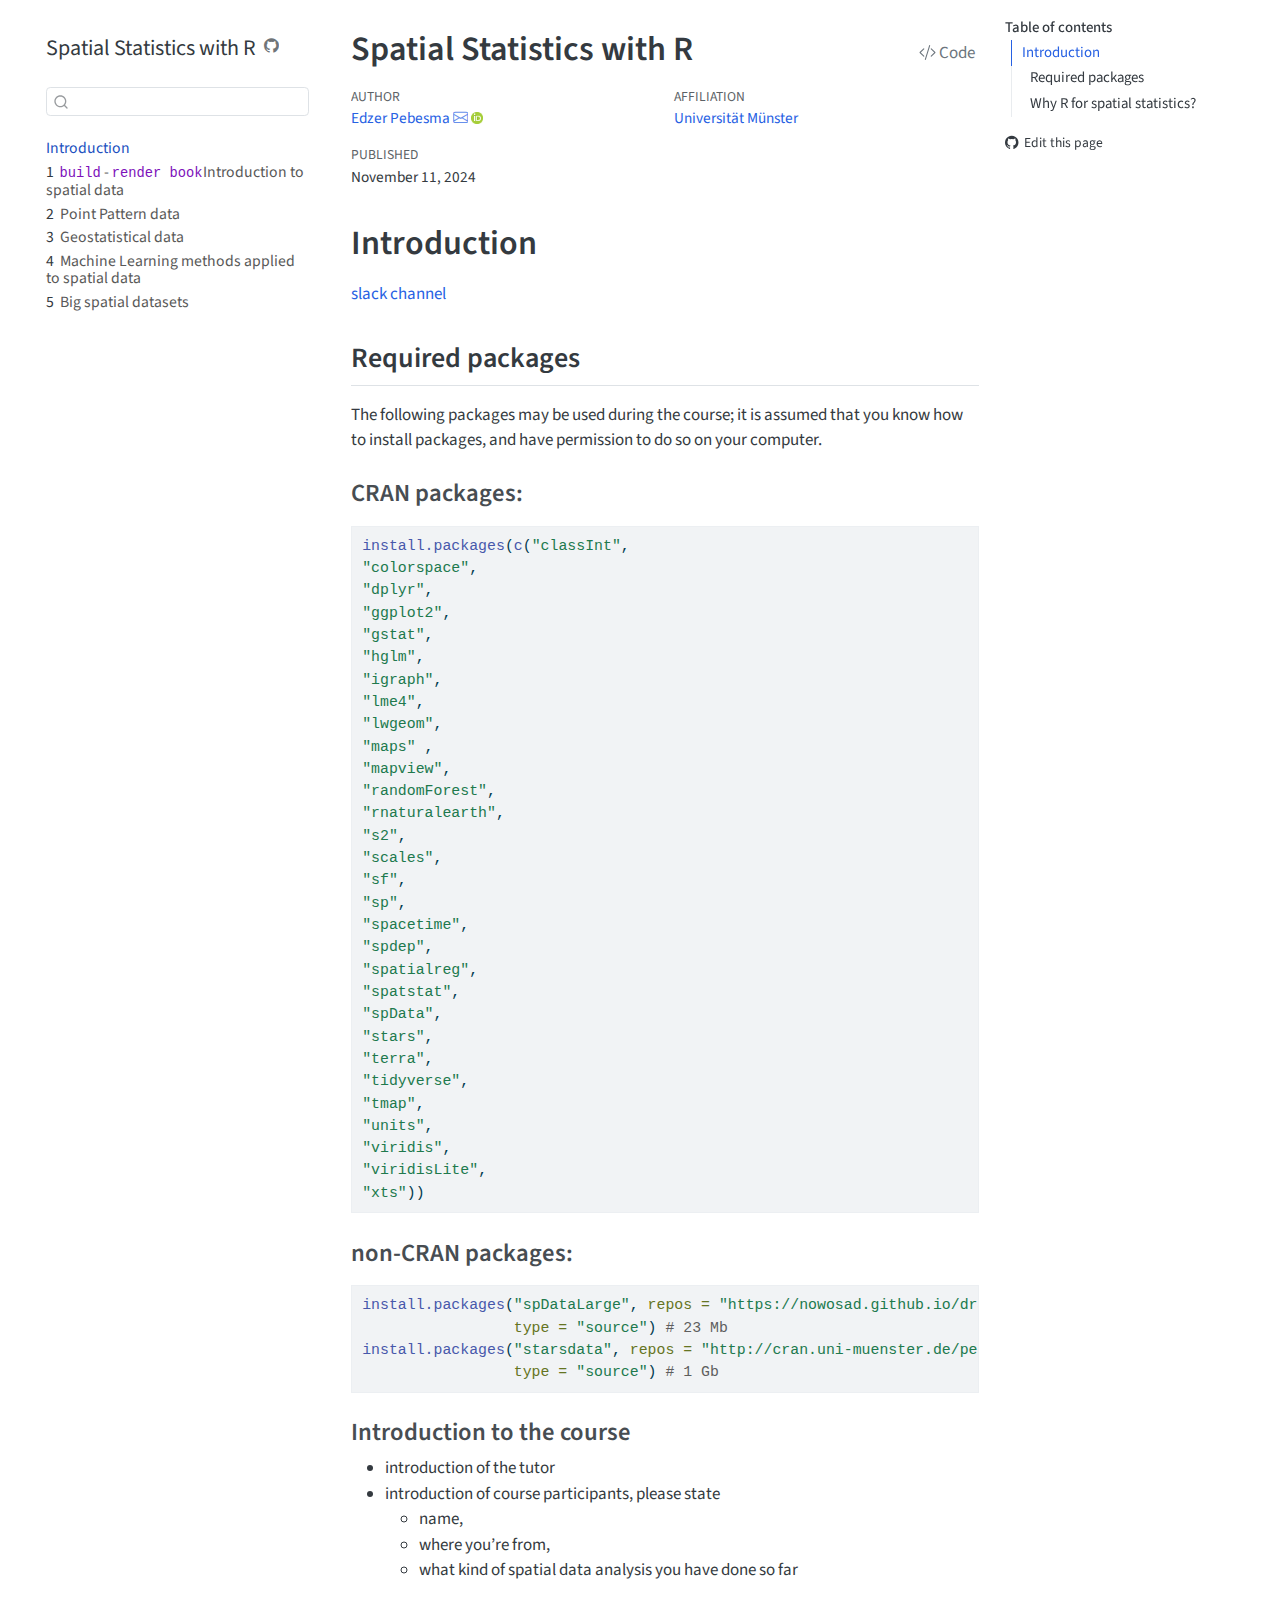
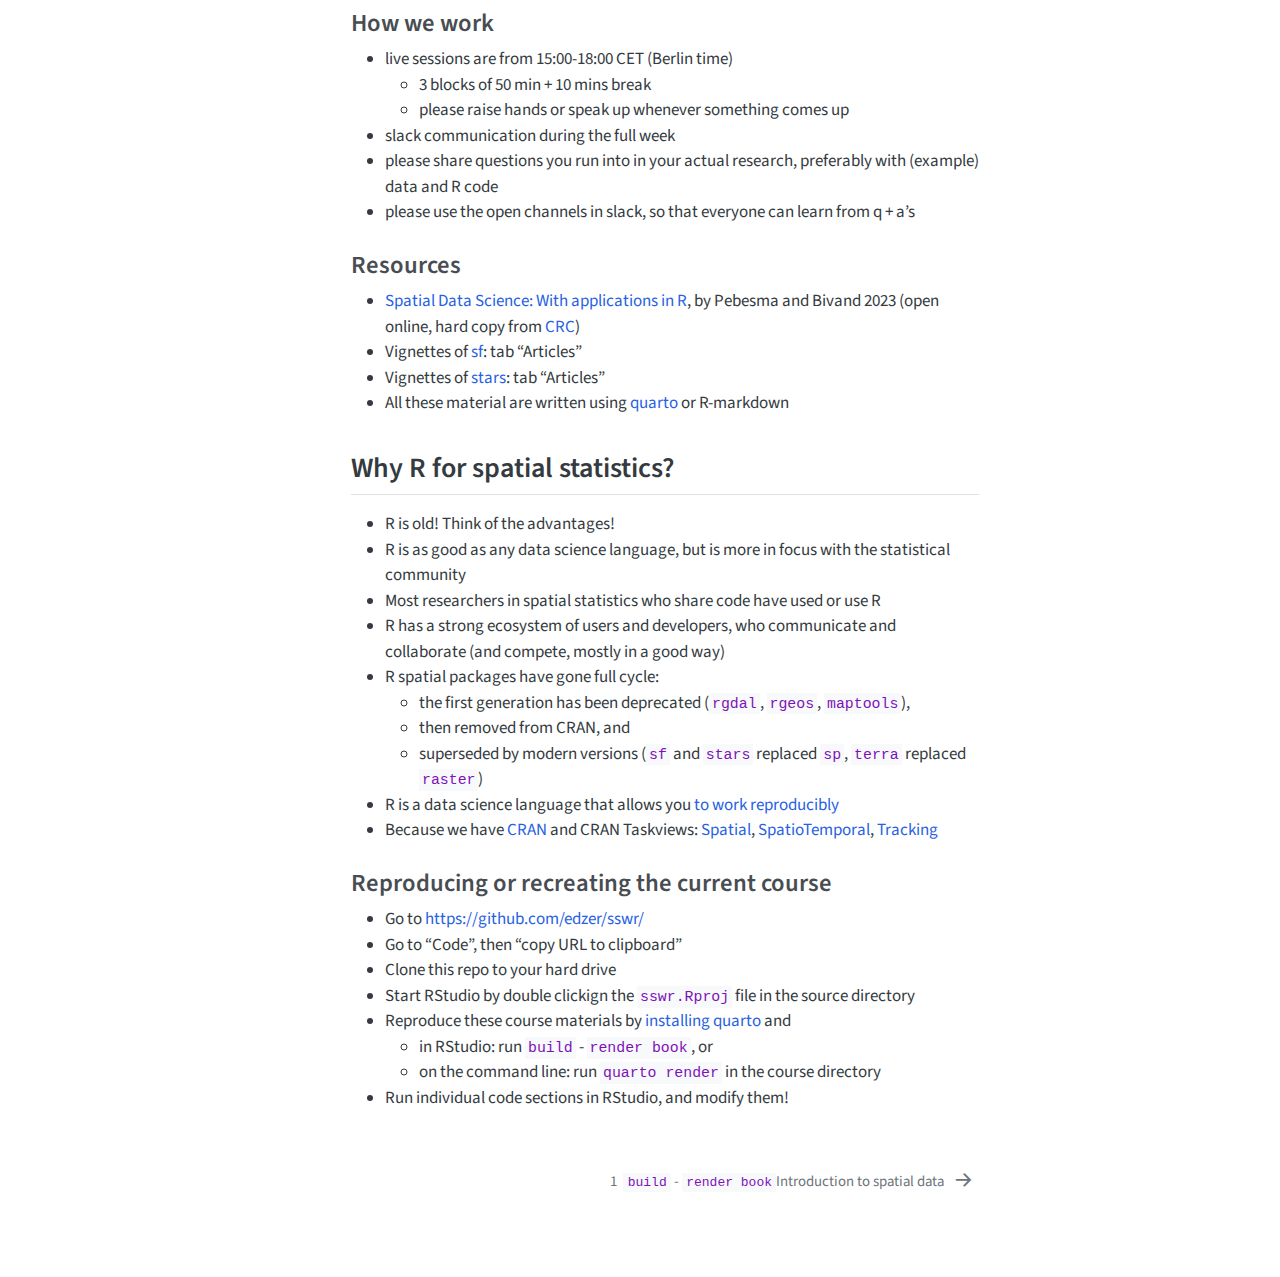
<file: _book/index.html>
<!DOCTYPE html>
<html xmlns="http://www.w3.org/1999/xhtml" lang="en" xml:lang="en"><head>

<meta charset="utf-8">
<meta name="generator" content="quarto-1.6.33">

<meta name="viewport" content="width=device-width, initial-scale=1.0, user-scalable=yes">

<meta name="author" content="Edzer Pebesma">
<meta name="dcterms.date" content="2024-11-11">

<title>Spatial Statistics with R</title>
<style>
code{white-space: pre-wrap;}
span.smallcaps{font-variant: small-caps;}
div.columns{display: flex; gap: min(4vw, 1.5em);}
div.column{flex: auto; overflow-x: auto;}
div.hanging-indent{margin-left: 1.5em; text-indent: -1.5em;}
ul.task-list{list-style: none;}
ul.task-list li input[type="checkbox"] {
  width: 0.8em;
  margin: 0 0.8em 0.2em -1em; /* quarto-specific, see https://github.com/quarto-dev/quarto-cli/issues/4556 */ 
  vertical-align: middle;
}
/* CSS for syntax highlighting */
pre > code.sourceCode { white-space: pre; position: relative; }
pre > code.sourceCode > span { line-height: 1.25; }
pre > code.sourceCode > span:empty { height: 1.2em; }
.sourceCode { overflow: visible; }
code.sourceCode > span { color: inherit; text-decoration: inherit; }
div.sourceCode { margin: 1em 0; }
pre.sourceCode { margin: 0; }
@media screen {
div.sourceCode { overflow: auto; }
}
@media print {
pre > code.sourceCode { white-space: pre-wrap; }
pre > code.sourceCode > span { display: inline-block; text-indent: -5em; padding-left: 5em; }
}
pre.numberSource code
  { counter-reset: source-line 0; }
pre.numberSource code > span
  { position: relative; left: -4em; counter-increment: source-line; }
pre.numberSource code > span > a:first-child::before
  { content: counter(source-line);
    position: relative; left: -1em; text-align: right; vertical-align: baseline;
    border: none; display: inline-block;
    -webkit-touch-callout: none; -webkit-user-select: none;
    -khtml-user-select: none; -moz-user-select: none;
    -ms-user-select: none; user-select: none;
    padding: 0 4px; width: 4em;
  }
pre.numberSource { margin-left: 3em;  padding-left: 4px; }
div.sourceCode
  {   }
@media screen {
pre > code.sourceCode > span > a:first-child::before { text-decoration: underline; }
}
</style>


<script src="site_libs/quarto-nav/quarto-nav.js"></script>
<script src="site_libs/quarto-nav/headroom.min.js"></script>
<script src="site_libs/clipboard/clipboard.min.js"></script>
<script src="site_libs/quarto-search/autocomplete.umd.js"></script>
<script src="site_libs/quarto-search/fuse.min.js"></script>
<script src="site_libs/quarto-search/quarto-search.js"></script>
<meta name="quarto:offset" content="./">
<link href="./day1.html" rel="next">
<script src="site_libs/quarto-html/quarto.js"></script>
<script src="site_libs/quarto-html/popper.min.js"></script>
<script src="site_libs/quarto-html/tippy.umd.min.js"></script>
<script src="site_libs/quarto-html/anchor.min.js"></script>
<link href="site_libs/quarto-html/tippy.css" rel="stylesheet">
<link href="site_libs/quarto-html/quarto-syntax-highlighting-07ba0ad10f5680c660e360ac31d2f3b6.css" rel="stylesheet" id="quarto-text-highlighting-styles">
<script src="site_libs/bootstrap/bootstrap.min.js"></script>
<link href="site_libs/bootstrap/bootstrap-icons.css" rel="stylesheet">
<link href="site_libs/bootstrap/bootstrap-de753399e94bc53111f24ed585260d9a.min.css" rel="stylesheet" append-hash="true" id="quarto-bootstrap" data-mode="light">
<script id="quarto-search-options" type="application/json">{
  "location": "sidebar",
  "copy-button": false,
  "collapse-after": 3,
  "panel-placement": "start",
  "type": "textbox",
  "limit": 50,
  "keyboard-shortcut": [
    "f",
    "/",
    "s"
  ],
  "show-item-context": false,
  "language": {
    "search-no-results-text": "No results",
    "search-matching-documents-text": "matching documents",
    "search-copy-link-title": "Copy link to search",
    "search-hide-matches-text": "Hide additional matches",
    "search-more-match-text": "more match in this document",
    "search-more-matches-text": "more matches in this document",
    "search-clear-button-title": "Clear",
    "search-text-placeholder": "",
    "search-detached-cancel-button-title": "Cancel",
    "search-submit-button-title": "Submit",
    "search-label": "Search"
  }
}</script>


</head>

<body class="nav-sidebar floating">

<div id="quarto-search-results"></div>
  <header id="quarto-header" class="headroom fixed-top">
  <nav class="quarto-secondary-nav">
    <div class="container-fluid d-flex">
      <button type="button" class="quarto-btn-toggle btn" data-bs-toggle="collapse" role="button" data-bs-target=".quarto-sidebar-collapse-item" aria-controls="quarto-sidebar" aria-expanded="false" aria-label="Toggle sidebar navigation" onclick="if (window.quartoToggleHeadroom) { window.quartoToggleHeadroom(); }">
        <i class="bi bi-layout-text-sidebar-reverse"></i>
      </button>
        <nav class="quarto-page-breadcrumbs" aria-label="breadcrumb"><ol class="breadcrumb"><li class="breadcrumb-item"><a href="./index.html">Introduction</a></li></ol></nav>
        <a class="flex-grow-1" role="navigation" data-bs-toggle="collapse" data-bs-target=".quarto-sidebar-collapse-item" aria-controls="quarto-sidebar" aria-expanded="false" aria-label="Toggle sidebar navigation" onclick="if (window.quartoToggleHeadroom) { window.quartoToggleHeadroom(); }">      
        </a>
      <button type="button" class="btn quarto-search-button" aria-label="Search" onclick="window.quartoOpenSearch();">
        <i class="bi bi-search"></i>
      </button>
    </div>
  </nav>
</header>
<!-- content -->
<div id="quarto-content" class="quarto-container page-columns page-rows-contents page-layout-article">
<!-- sidebar -->
  <nav id="quarto-sidebar" class="sidebar collapse collapse-horizontal quarto-sidebar-collapse-item sidebar-navigation floating overflow-auto">
    <div class="pt-lg-2 mt-2 text-left sidebar-header">
    <div class="sidebar-title mb-0 py-0">
      <a href="./">Spatial Statistics with R</a> 
        <div class="sidebar-tools-main">
    <a href="https://github.com/edzer/sswr/" title="Source Code" class="quarto-navigation-tool px-1" aria-label="Source Code"><i class="bi bi-github"></i></a>
</div>
    </div>
      </div>
        <div class="mt-2 flex-shrink-0 align-items-center">
        <div class="sidebar-search">
        <div id="quarto-search" class="" title="Search"></div>
        </div>
        </div>
    <div class="sidebar-menu-container"> 
    <ul class="list-unstyled mt-1">
        <li class="sidebar-item">
  <div class="sidebar-item-container"> 
  <a href="./index.html" class="sidebar-item-text sidebar-link active">
 <span class="menu-text">Introduction</span></a>
  </div>
</li>
        <li class="sidebar-item">
  <div class="sidebar-item-container"> 
  <a href="./day1.html" class="sidebar-item-text sidebar-link">
 <span class="menu-text"><span class="chapter-number">1</span>&nbsp; <span class="chapter-title"><code>build</code>&nbsp;-&nbsp;<code>render book</code>Introduction to spatial data</span></span></a>
  </div>
</li>
        <li class="sidebar-item">
  <div class="sidebar-item-container"> 
  <a href="./day2.html" class="sidebar-item-text sidebar-link">
 <span class="menu-text"><span class="chapter-number">2</span>&nbsp; <span class="chapter-title">Point Pattern data</span></span></a>
  </div>
</li>
        <li class="sidebar-item">
  <div class="sidebar-item-container"> 
  <a href="./day3.html" class="sidebar-item-text sidebar-link">
 <span class="menu-text"><span class="chapter-number">3</span>&nbsp; <span class="chapter-title">Geostatistical data</span></span></a>
  </div>
</li>
        <li class="sidebar-item">
  <div class="sidebar-item-container"> 
  <a href="./day4.html" class="sidebar-item-text sidebar-link">
 <span class="menu-text"><span class="chapter-number">4</span>&nbsp; <span class="chapter-title">Machine Learning methods applied to spatial data</span></span></a>
  </div>
</li>
        <li class="sidebar-item">
  <div class="sidebar-item-container"> 
  <a href="./day5.html" class="sidebar-item-text sidebar-link">
 <span class="menu-text"><span class="chapter-number">5</span>&nbsp; <span class="chapter-title">Big spatial datasets</span></span></a>
  </div>
</li>
    </ul>
    </div>
</nav>
<div id="quarto-sidebar-glass" class="quarto-sidebar-collapse-item" data-bs-toggle="collapse" data-bs-target=".quarto-sidebar-collapse-item"></div>
<!-- margin-sidebar -->
    <div id="quarto-margin-sidebar" class="sidebar margin-sidebar">
        <nav id="TOC" role="doc-toc" class="toc-active">
    <h2 id="toc-title">Table of contents</h2>
   
  <ul>
  <li><a href="#introduction" id="toc-introduction" class="nav-link active" data-scroll-target="#introduction">Introduction</a>
  <ul class="collapse">
  <li><a href="#required-packages" id="toc-required-packages" class="nav-link" data-scroll-target="#required-packages">Required packages</a>
  <ul class="collapse">
  <li><a href="#cran-packages" id="toc-cran-packages" class="nav-link" data-scroll-target="#cran-packages">CRAN packages:</a></li>
  <li><a href="#non-cran-packages" id="toc-non-cran-packages" class="nav-link" data-scroll-target="#non-cran-packages">non-CRAN packages:</a></li>
  <li><a href="#introduction-to-the-course" id="toc-introduction-to-the-course" class="nav-link" data-scroll-target="#introduction-to-the-course">Introduction to the course</a></li>
  <li><a href="#how-we-work" id="toc-how-we-work" class="nav-link" data-scroll-target="#how-we-work">How we work</a></li>
  <li><a href="#resources" id="toc-resources" class="nav-link" data-scroll-target="#resources">Resources</a></li>
  </ul></li>
  <li><a href="#why-r-for-spatial-statistics" id="toc-why-r-for-spatial-statistics" class="nav-link" data-scroll-target="#why-r-for-spatial-statistics">Why R for spatial statistics?</a>
  <ul class="collapse">
  <li><a href="#reproducing-or-recreating-the-current-course" id="toc-reproducing-or-recreating-the-current-course" class="nav-link" data-scroll-target="#reproducing-or-recreating-the-current-course">Reproducing or recreating the current course</a></li>
  </ul></li>
  </ul></li>
  </ul>
<div class="toc-actions"><ul><li><a href="https://github.com/edzer/sswr/edit/main/index.qmd" class="toc-action"><i class="bi bi-github"></i>Edit this page</a></li></ul></div></nav>
    </div>
<!-- main -->
<main class="content" id="quarto-document-content">

<header id="title-block-header" class="quarto-title-block default">
<div class="quarto-title">
<div class="quarto-title-block"><div><h1 class="title">Spatial Statistics with R</h1><button type="button" class="btn code-tools-button" id="quarto-code-tools-source"><i class="bi"></i> Code</button></div></div>
</div>


<div class="quarto-title-meta-author">
  <div class="quarto-title-meta-heading">Author</div>
  <div class="quarto-title-meta-heading">Affiliation</div>
  
    <div class="quarto-title-meta-contents">
    <p class="author"><a href="https://www.uni-muenster.de/Geoinformatics/institute/staff/index.php/119/Edzer_Pebesma">Edzer Pebesma</a> <a href="mailto:edzer.pebesma@uni-muenster.de" class="quarto-title-author-email"><i class="bi bi-envelope"></i></a> <a href="https://orcid.org/0000-0001-8049-7069" class="quarto-title-author-orcid"> <img src="[data-uri]"></a></p>
  </div>
  <div class="quarto-title-meta-contents">
        <p class="affiliation">
            <a href="https://www.uni-muenster.de/en/">
            Universität Münster
            </a>
          </p>
      </div>
  </div>

<div class="quarto-title-meta">

      
    <div>
    <div class="quarto-title-meta-heading">Published</div>
    <div class="quarto-title-meta-contents">
      <p class="date">November 11, 2024</p>
    </div>
  </div>
  
    
  </div>
  


</header>


<section id="introduction" class="level1 unnumbered">
<h1 class="unnumbered">Introduction</h1>
<p><a href="https://spatialstatis-7gb9460.slack.com">slack channel</a></p>
<section id="required-packages" class="level2">
<h2 class="anchored" data-anchor-id="required-packages">Required packages</h2>
<p>The following packages may be used during the course; it is assumed that you know how to install packages, and have permission to do so on your computer.</p>
<section id="cran-packages" class="level3">
<h3 class="anchored" data-anchor-id="cran-packages">CRAN packages:</h3>
<div class="cell">
<div class="sourceCode cell-code" id="cb1"><pre class="sourceCode r code-with-copy"><code class="sourceCode r"><span id="cb1-1"><a href="#cb1-1" aria-hidden="true" tabindex="-1"></a><span class="fu">install.packages</span>(<span class="fu">c</span>(<span class="st">"classInt"</span>,</span>
<span id="cb1-2"><a href="#cb1-2" aria-hidden="true" tabindex="-1"></a><span class="st">"colorspace"</span>,</span>
<span id="cb1-3"><a href="#cb1-3" aria-hidden="true" tabindex="-1"></a><span class="st">"dplyr"</span>,</span>
<span id="cb1-4"><a href="#cb1-4" aria-hidden="true" tabindex="-1"></a><span class="st">"ggplot2"</span>,</span>
<span id="cb1-5"><a href="#cb1-5" aria-hidden="true" tabindex="-1"></a><span class="st">"gstat"</span>,</span>
<span id="cb1-6"><a href="#cb1-6" aria-hidden="true" tabindex="-1"></a><span class="st">"hglm"</span>,</span>
<span id="cb1-7"><a href="#cb1-7" aria-hidden="true" tabindex="-1"></a><span class="st">"igraph"</span>,</span>
<span id="cb1-8"><a href="#cb1-8" aria-hidden="true" tabindex="-1"></a><span class="st">"lme4"</span>,</span>
<span id="cb1-9"><a href="#cb1-9" aria-hidden="true" tabindex="-1"></a><span class="st">"lwgeom"</span>,</span>
<span id="cb1-10"><a href="#cb1-10" aria-hidden="true" tabindex="-1"></a><span class="st">"maps"</span> ,</span>
<span id="cb1-11"><a href="#cb1-11" aria-hidden="true" tabindex="-1"></a><span class="st">"mapview"</span>,</span>
<span id="cb1-12"><a href="#cb1-12" aria-hidden="true" tabindex="-1"></a><span class="st">"randomForest"</span>,</span>
<span id="cb1-13"><a href="#cb1-13" aria-hidden="true" tabindex="-1"></a><span class="st">"rnaturalearth"</span>,</span>
<span id="cb1-14"><a href="#cb1-14" aria-hidden="true" tabindex="-1"></a><span class="st">"s2"</span>,</span>
<span id="cb1-15"><a href="#cb1-15" aria-hidden="true" tabindex="-1"></a><span class="st">"scales"</span>,</span>
<span id="cb1-16"><a href="#cb1-16" aria-hidden="true" tabindex="-1"></a><span class="st">"sf"</span>,</span>
<span id="cb1-17"><a href="#cb1-17" aria-hidden="true" tabindex="-1"></a><span class="st">"sp"</span>,</span>
<span id="cb1-18"><a href="#cb1-18" aria-hidden="true" tabindex="-1"></a><span class="st">"spacetime"</span>,</span>
<span id="cb1-19"><a href="#cb1-19" aria-hidden="true" tabindex="-1"></a><span class="st">"spdep"</span>,</span>
<span id="cb1-20"><a href="#cb1-20" aria-hidden="true" tabindex="-1"></a><span class="st">"spatialreg"</span>,</span>
<span id="cb1-21"><a href="#cb1-21" aria-hidden="true" tabindex="-1"></a><span class="st">"spatstat"</span>,</span>
<span id="cb1-22"><a href="#cb1-22" aria-hidden="true" tabindex="-1"></a><span class="st">"spData"</span>,</span>
<span id="cb1-23"><a href="#cb1-23" aria-hidden="true" tabindex="-1"></a><span class="st">"stars"</span>,</span>
<span id="cb1-24"><a href="#cb1-24" aria-hidden="true" tabindex="-1"></a><span class="st">"terra"</span>,</span>
<span id="cb1-25"><a href="#cb1-25" aria-hidden="true" tabindex="-1"></a><span class="st">"tidyverse"</span>,</span>
<span id="cb1-26"><a href="#cb1-26" aria-hidden="true" tabindex="-1"></a><span class="st">"tmap"</span>,</span>
<span id="cb1-27"><a href="#cb1-27" aria-hidden="true" tabindex="-1"></a><span class="st">"units"</span>,</span>
<span id="cb1-28"><a href="#cb1-28" aria-hidden="true" tabindex="-1"></a><span class="st">"viridis"</span>,</span>
<span id="cb1-29"><a href="#cb1-29" aria-hidden="true" tabindex="-1"></a><span class="st">"viridisLite"</span>,</span>
<span id="cb1-30"><a href="#cb1-30" aria-hidden="true" tabindex="-1"></a><span class="st">"xts"</span>))</span></code><button title="Copy to Clipboard" class="code-copy-button"><i class="bi"></i></button></pre></div>
</div>
</section>
<section id="non-cran-packages" class="level3">
<h3 class="anchored" data-anchor-id="non-cran-packages">non-CRAN packages:</h3>
<div class="cell">
<div class="sourceCode cell-code" id="cb2"><pre class="sourceCode r code-with-copy"><code class="sourceCode r"><span id="cb2-1"><a href="#cb2-1" aria-hidden="true" tabindex="-1"></a><span class="fu">install.packages</span>(<span class="st">"spDataLarge"</span>, <span class="at">repos =</span> <span class="st">"https://nowosad.github.io/drat/"</span>, </span>
<span id="cb2-2"><a href="#cb2-2" aria-hidden="true" tabindex="-1"></a>                 <span class="at">type =</span> <span class="st">"source"</span>) <span class="co"># 23 Mb</span></span>
<span id="cb2-3"><a href="#cb2-3" aria-hidden="true" tabindex="-1"></a><span class="fu">install.packages</span>(<span class="st">"starsdata"</span>, <span class="at">repos =</span> <span class="st">"http://cran.uni-muenster.de/pebesma/"</span>, </span>
<span id="cb2-4"><a href="#cb2-4" aria-hidden="true" tabindex="-1"></a>                 <span class="at">type =</span> <span class="st">"source"</span>) <span class="co"># 1 Gb</span></span></code><button title="Copy to Clipboard" class="code-copy-button"><i class="bi"></i></button></pre></div>
</div>
</section>
<section id="introduction-to-the-course" class="level3">
<h3 class="anchored" data-anchor-id="introduction-to-the-course">Introduction to the course</h3>
<ul>
<li>introduction of the tutor</li>
<li>introduction of course participants, please state
<ul>
<li>name,</li>
<li>where you’re from,</li>
<li>what kind of spatial data analysis you have done so far</li>
</ul></li>
</ul>
</section>
<section id="how-we-work" class="level3">
<h3 class="anchored" data-anchor-id="how-we-work">How we work</h3>
<ul>
<li>live sessions are from 15:00-18:00 CET (Berlin time)
<ul>
<li>3 blocks of 50 min + 10 mins break</li>
<li>please raise hands or speak up whenever something comes up</li>
</ul></li>
<li>slack communication during the full week</li>
<li>please share questions you run into in your actual research, preferably with (example) data and R code</li>
<li>please use the open channels in slack, so that everyone can learn from q + a’s</li>
</ul>
</section>
<section id="resources" class="level3">
<h3 class="anchored" data-anchor-id="resources">Resources</h3>
<ul>
<li><a href="https://r-spatial.org/book/">Spatial Data Science: With applications in R</a>, by Pebesma and Bivand 2023 (open online, hard copy from <a href="https://www.routledge.com/Spatial-Data-Science-With-Applications-in-R/Pebesma-Bivand/p/book/9781138311183">CRC</a>)</li>
<li>Vignettes of <a href="https://r-spatial.github.io/sf/">sf</a>: tab “Articles”</li>
<li>Vignettes of <a href="https://r-spatial.github.io/stars/">stars</a>: tab “Articles”</li>
<li>All these material are written using <a href="https://quarto.org/">quarto</a> or R-markdown</li>
</ul>
</section>
</section>
<section id="why-r-for-spatial-statistics" class="level2">
<h2 class="anchored" data-anchor-id="why-r-for-spatial-statistics">Why R for spatial statistics?</h2>
<ul>
<li>R is old! Think of the advantages!</li>
<li>R is as good as any data science language, but is more in focus with the statistical community</li>
<li>Most researchers in spatial statistics who share code have used or use R</li>
<li>R has a strong ecosystem of users and developers, who communicate and collaborate (and compete, mostly in a good way)</li>
<li>R spatial packages have gone full cycle:
<ul>
<li>the first generation has been deprecated (<code>rgdal</code>, <code>rgeos</code>, <code>maptools</code>),</li>
<li>then removed from CRAN, and</li>
<li>superseded by modern versions (<code>sf</code> and <code>stars</code> replaced <code>sp</code>, <code>terra</code> replaced <code>raster</code>)</li>
</ul></li>
<li>R is a data science language that allows you <a href="https://eartharxiv.org/repository/view/3216/">to work reproducibly</a></li>
<li>Because we have <a href="https://cran.r-project.org/">CRAN</a> and CRAN Taskviews: <a href="https://cran.r-project.org/web/views/Spatial.html">Spatial</a>, <a href="https://cran.r-project.org/web/views/SpatioTemporal.html">SpatioTemporal</a>, <a href="https://cran.r-project.org/web/views/Tracking.html">Tracking</a></li>
</ul>
<section id="reproducing-or-recreating-the-current-course" class="level3">
<h3 class="anchored" data-anchor-id="reproducing-or-recreating-the-current-course">Reproducing or recreating the current course</h3>
<ul>
<li>Go to <a href="https://github.com/edzer/sswr/">https://github.com/edzer/sswr/</a></li>
<li>Go to “Code”, then “copy URL to clipboard”</li>
<li>Clone this repo to your hard drive</li>
<li>Start RStudio by double clickign the <code>sswr.Rproj</code> file in the source directory</li>
<li>Reproduce these course materials by <a href="https://quarto.org/docs/get-started/">installing quarto</a> and
<ul>
<li>in RStudio: run <code>build</code> - <code>render book</code>, or</li>
<li>on the command line: run <code>quarto render</code> in the course directory</li>
</ul></li>
<li>Run individual code sections in RStudio, and modify them!</li>
</ul>


<!-- -->

</section>
</section>
</section>

</main> <!-- /main -->
<script id="quarto-html-after-body" type="application/javascript">
window.document.addEventListener("DOMContentLoaded", function (event) {
  const toggleBodyColorMode = (bsSheetEl) => {
    const mode = bsSheetEl.getAttribute("data-mode");
    const bodyEl = window.document.querySelector("body");
    if (mode === "dark") {
      bodyEl.classList.add("quarto-dark");
      bodyEl.classList.remove("quarto-light");
    } else {
      bodyEl.classList.add("quarto-light");
      bodyEl.classList.remove("quarto-dark");
    }
  }
  const toggleBodyColorPrimary = () => {
    const bsSheetEl = window.document.querySelector("link#quarto-bootstrap");
    if (bsSheetEl) {
      toggleBodyColorMode(bsSheetEl);
    }
  }
  toggleBodyColorPrimary();  
  const icon = "";
  const anchorJS = new window.AnchorJS();
  anchorJS.options = {
    placement: 'right',
    icon: icon
  };
  anchorJS.add('.anchored');
  const isCodeAnnotation = (el) => {
    for (const clz of el.classList) {
      if (clz.startsWith('code-annotation-')) {                     
        return true;
      }
    }
    return false;
  }
  const onCopySuccess = function(e) {
    // button target
    const button = e.trigger;
    // don't keep focus
    button.blur();
    // flash "checked"
    button.classList.add('code-copy-button-checked');
    var currentTitle = button.getAttribute("title");
    button.setAttribute("title", "Copied!");
    let tooltip;
    if (window.bootstrap) {
      button.setAttribute("data-bs-toggle", "tooltip");
      button.setAttribute("data-bs-placement", "left");
      button.setAttribute("data-bs-title", "Copied!");
      tooltip = new bootstrap.Tooltip(button, 
        { trigger: "manual", 
          customClass: "code-copy-button-tooltip",
          offset: [0, -8]});
      tooltip.show();    
    }
    setTimeout(function() {
      if (tooltip) {
        tooltip.hide();
        button.removeAttribute("data-bs-title");
        button.removeAttribute("data-bs-toggle");
        button.removeAttribute("data-bs-placement");
      }
      button.setAttribute("title", currentTitle);
      button.classList.remove('code-copy-button-checked');
    }, 1000);
    // clear code selection
    e.clearSelection();
  }
  const getTextToCopy = function(trigger) {
      const codeEl = trigger.previousElementSibling.cloneNode(true);
      for (const childEl of codeEl.children) {
        if (isCodeAnnotation(childEl)) {
          childEl.remove();
        }
      }
      return codeEl.innerText;
  }
  const clipboard = new window.ClipboardJS('.code-copy-button:not([data-in-quarto-modal])', {
    text: getTextToCopy
  });
  clipboard.on('success', onCopySuccess);
  if (window.document.getElementById('quarto-embedded-source-code-modal')) {
    // For code content inside modals, clipBoardJS needs to be initialized with a container option
    // TODO: Check when it could be a function (https://github.com/zenorocha/clipboard.js/issues/860)
    const clipboardModal = new window.ClipboardJS('.code-copy-button[data-in-quarto-modal]', {
      text: getTextToCopy,
      container: window.document.getElementById('quarto-embedded-source-code-modal')
    });
    clipboardModal.on('success', onCopySuccess);
  }
  const viewSource = window.document.getElementById('quarto-view-source') ||
                     window.document.getElementById('quarto-code-tools-source');
  if (viewSource) {
    const sourceUrl = viewSource.getAttribute("data-quarto-source-url");
    viewSource.addEventListener("click", function(e) {
      if (sourceUrl) {
        // rstudio viewer pane
        if (/\bcapabilities=\b/.test(window.location)) {
          window.open(sourceUrl);
        } else {
          window.location.href = sourceUrl;
        }
      } else {
        const modal = new bootstrap.Modal(document.getElementById('quarto-embedded-source-code-modal'));
        modal.show();
      }
      return false;
    });
  }
  function toggleCodeHandler(show) {
    return function(e) {
      const detailsSrc = window.document.querySelectorAll(".cell > details > .sourceCode");
      for (let i=0; i<detailsSrc.length; i++) {
        const details = detailsSrc[i].parentElement;
        if (show) {
          details.open = true;
        } else {
          details.removeAttribute("open");
        }
      }
      const cellCodeDivs = window.document.querySelectorAll(".cell > .sourceCode");
      const fromCls = show ? "hidden" : "unhidden";
      const toCls = show ? "unhidden" : "hidden";
      for (let i=0; i<cellCodeDivs.length; i++) {
        const codeDiv = cellCodeDivs[i];
        if (codeDiv.classList.contains(fromCls)) {
          codeDiv.classList.remove(fromCls);
          codeDiv.classList.add(toCls);
        } 
      }
      return false;
    }
  }
  const hideAllCode = window.document.getElementById("quarto-hide-all-code");
  if (hideAllCode) {
    hideAllCode.addEventListener("click", toggleCodeHandler(false));
  }
  const showAllCode = window.document.getElementById("quarto-show-all-code");
  if (showAllCode) {
    showAllCode.addEventListener("click", toggleCodeHandler(true));
  }
    var localhostRegex = new RegExp(/^(?:http|https):\/\/localhost\:?[0-9]*\//);
    var mailtoRegex = new RegExp(/^mailto:/);
      var filterRegex = new RegExp("https:\/\/edzer\.github\.io\/sswr\/");
    var isInternal = (href) => {
        return filterRegex.test(href) || localhostRegex.test(href) || mailtoRegex.test(href);
    }
    // Inspect non-navigation links and adorn them if external
 	var links = window.document.querySelectorAll('a[href]:not(.nav-link):not(.navbar-brand):not(.toc-action):not(.sidebar-link):not(.sidebar-item-toggle):not(.pagination-link):not(.no-external):not([aria-hidden]):not(.dropdown-item):not(.quarto-navigation-tool):not(.about-link)');
    for (var i=0; i<links.length; i++) {
      const link = links[i];
      if (!isInternal(link.href)) {
        // undo the damage that might have been done by quarto-nav.js in the case of
        // links that we want to consider external
        if (link.dataset.originalHref !== undefined) {
          link.href = link.dataset.originalHref;
        }
      }
    }
  function tippyHover(el, contentFn, onTriggerFn, onUntriggerFn) {
    const config = {
      allowHTML: true,
      maxWidth: 500,
      delay: 100,
      arrow: false,
      appendTo: function(el) {
          return el.parentElement;
      },
      interactive: true,
      interactiveBorder: 10,
      theme: 'quarto',
      placement: 'bottom-start',
    };
    if (contentFn) {
      config.content = contentFn;
    }
    if (onTriggerFn) {
      config.onTrigger = onTriggerFn;
    }
    if (onUntriggerFn) {
      config.onUntrigger = onUntriggerFn;
    }
    window.tippy(el, config); 
  }
  const noterefs = window.document.querySelectorAll('a[role="doc-noteref"]');
  for (var i=0; i<noterefs.length; i++) {
    const ref = noterefs[i];
    tippyHover(ref, function() {
      // use id or data attribute instead here
      let href = ref.getAttribute('data-footnote-href') || ref.getAttribute('href');
      try { href = new URL(href).hash; } catch {}
      const id = href.replace(/^#\/?/, "");
      const note = window.document.getElementById(id);
      if (note) {
        return note.innerHTML;
      } else {
        return "";
      }
    });
  }
  const xrefs = window.document.querySelectorAll('a.quarto-xref');
  const processXRef = (id, note) => {
    // Strip column container classes
    const stripColumnClz = (el) => {
      el.classList.remove("page-full", "page-columns");
      if (el.children) {
        for (const child of el.children) {
          stripColumnClz(child);
        }
      }
    }
    stripColumnClz(note)
    if (id === null || id.startsWith('sec-')) {
      // Special case sections, only their first couple elements
      const container = document.createElement("div");
      if (note.children && note.children.length > 2) {
        container.appendChild(note.children[0].cloneNode(true));
        for (let i = 1; i < note.children.length; i++) {
          const child = note.children[i];
          if (child.tagName === "P" && child.innerText === "") {
            continue;
          } else {
            container.appendChild(child.cloneNode(true));
            break;
          }
        }
        if (window.Quarto?.typesetMath) {
          window.Quarto.typesetMath(container);
        }
        return container.innerHTML
      } else {
        if (window.Quarto?.typesetMath) {
          window.Quarto.typesetMath(note);
        }
        return note.innerHTML;
      }
    } else {
      // Remove any anchor links if they are present
      const anchorLink = note.querySelector('a.anchorjs-link');
      if (anchorLink) {
        anchorLink.remove();
      }
      if (window.Quarto?.typesetMath) {
        window.Quarto.typesetMath(note);
      }
      // TODO in 1.5, we should make sure this works without a callout special case
      if (note.classList.contains("callout")) {
        return note.outerHTML;
      } else {
        return note.innerHTML;
      }
    }
  }
  for (var i=0; i<xrefs.length; i++) {
    const xref = xrefs[i];
    tippyHover(xref, undefined, function(instance) {
      instance.disable();
      let url = xref.getAttribute('href');
      let hash = undefined; 
      if (url.startsWith('#')) {
        hash = url;
      } else {
        try { hash = new URL(url).hash; } catch {}
      }
      if (hash) {
        const id = hash.replace(/^#\/?/, "");
        const note = window.document.getElementById(id);
        if (note !== null) {
          try {
            const html = processXRef(id, note.cloneNode(true));
            instance.setContent(html);
          } finally {
            instance.enable();
            instance.show();
          }
        } else {
          // See if we can fetch this
          fetch(url.split('#')[0])
          .then(res => res.text())
          .then(html => {
            const parser = new DOMParser();
            const htmlDoc = parser.parseFromString(html, "text/html");
            const note = htmlDoc.getElementById(id);
            if (note !== null) {
              const html = processXRef(id, note);
              instance.setContent(html);
            } 
          }).finally(() => {
            instance.enable();
            instance.show();
          });
        }
      } else {
        // See if we can fetch a full url (with no hash to target)
        // This is a special case and we should probably do some content thinning / targeting
        fetch(url)
        .then(res => res.text())
        .then(html => {
          const parser = new DOMParser();
          const htmlDoc = parser.parseFromString(html, "text/html");
          const note = htmlDoc.querySelector('main.content');
          if (note !== null) {
            // This should only happen for chapter cross references
            // (since there is no id in the URL)
            // remove the first header
            if (note.children.length > 0 && note.children[0].tagName === "HEADER") {
              note.children[0].remove();
            }
            const html = processXRef(null, note);
            instance.setContent(html);
          } 
        }).finally(() => {
          instance.enable();
          instance.show();
        });
      }
    }, function(instance) {
    });
  }
      let selectedAnnoteEl;
      const selectorForAnnotation = ( cell, annotation) => {
        let cellAttr = 'data-code-cell="' + cell + '"';
        let lineAttr = 'data-code-annotation="' +  annotation + '"';
        const selector = 'span[' + cellAttr + '][' + lineAttr + ']';
        return selector;
      }
      const selectCodeLines = (annoteEl) => {
        const doc = window.document;
        const targetCell = annoteEl.getAttribute("data-target-cell");
        const targetAnnotation = annoteEl.getAttribute("data-target-annotation");
        const annoteSpan = window.document.querySelector(selectorForAnnotation(targetCell, targetAnnotation));
        const lines = annoteSpan.getAttribute("data-code-lines").split(",");
        const lineIds = lines.map((line) => {
          return targetCell + "-" + line;
        })
        let top = null;
        let height = null;
        let parent = null;
        if (lineIds.length > 0) {
            //compute the position of the single el (top and bottom and make a div)
            const el = window.document.getElementById(lineIds[0]);
            top = el.offsetTop;
            height = el.offsetHeight;
            parent = el.parentElement.parentElement;
          if (lineIds.length > 1) {
            const lastEl = window.document.getElementById(lineIds[lineIds.length - 1]);
            const bottom = lastEl.offsetTop + lastEl.offsetHeight;
            height = bottom - top;
          }
          if (top !== null && height !== null && parent !== null) {
            // cook up a div (if necessary) and position it 
            let div = window.document.getElementById("code-annotation-line-highlight");
            if (div === null) {
              div = window.document.createElement("div");
              div.setAttribute("id", "code-annotation-line-highlight");
              div.style.position = 'absolute';
              parent.appendChild(div);
            }
            div.style.top = top - 2 + "px";
            div.style.height = height + 4 + "px";
            div.style.left = 0;
            let gutterDiv = window.document.getElementById("code-annotation-line-highlight-gutter");
            if (gutterDiv === null) {
              gutterDiv = window.document.createElement("div");
              gutterDiv.setAttribute("id", "code-annotation-line-highlight-gutter");
              gutterDiv.style.position = 'absolute';
              const codeCell = window.document.getElementById(targetCell);
              const gutter = codeCell.querySelector('.code-annotation-gutter');
              gutter.appendChild(gutterDiv);
            }
            gutterDiv.style.top = top - 2 + "px";
            gutterDiv.style.height = height + 4 + "px";
          }
          selectedAnnoteEl = annoteEl;
        }
      };
      const unselectCodeLines = () => {
        const elementsIds = ["code-annotation-line-highlight", "code-annotation-line-highlight-gutter"];
        elementsIds.forEach((elId) => {
          const div = window.document.getElementById(elId);
          if (div) {
            div.remove();
          }
        });
        selectedAnnoteEl = undefined;
      };
        // Handle positioning of the toggle
    window.addEventListener(
      "resize",
      throttle(() => {
        elRect = undefined;
        if (selectedAnnoteEl) {
          selectCodeLines(selectedAnnoteEl);
        }
      }, 10)
    );
    function throttle(fn, ms) {
    let throttle = false;
    let timer;
      return (...args) => {
        if(!throttle) { // first call gets through
            fn.apply(this, args);
            throttle = true;
        } else { // all the others get throttled
            if(timer) clearTimeout(timer); // cancel #2
            timer = setTimeout(() => {
              fn.apply(this, args);
              timer = throttle = false;
            }, ms);
        }
      };
    }
      // Attach click handler to the DT
      const annoteDls = window.document.querySelectorAll('dt[data-target-cell]');
      for (const annoteDlNode of annoteDls) {
        annoteDlNode.addEventListener('click', (event) => {
          const clickedEl = event.target;
          if (clickedEl !== selectedAnnoteEl) {
            unselectCodeLines();
            const activeEl = window.document.querySelector('dt[data-target-cell].code-annotation-active');
            if (activeEl) {
              activeEl.classList.remove('code-annotation-active');
            }
            selectCodeLines(clickedEl);
            clickedEl.classList.add('code-annotation-active');
          } else {
            // Unselect the line
            unselectCodeLines();
            clickedEl.classList.remove('code-annotation-active');
          }
        });
      }
  const findCites = (el) => {
    const parentEl = el.parentElement;
    if (parentEl) {
      const cites = parentEl.dataset.cites;
      if (cites) {
        return {
          el,
          cites: cites.split(' ')
        };
      } else {
        return findCites(el.parentElement)
      }
    } else {
      return undefined;
    }
  };
  var bibliorefs = window.document.querySelectorAll('a[role="doc-biblioref"]');
  for (var i=0; i<bibliorefs.length; i++) {
    const ref = bibliorefs[i];
    const citeInfo = findCites(ref);
    if (citeInfo) {
      tippyHover(citeInfo.el, function() {
        var popup = window.document.createElement('div');
        citeInfo.cites.forEach(function(cite) {
          var citeDiv = window.document.createElement('div');
          citeDiv.classList.add('hanging-indent');
          citeDiv.classList.add('csl-entry');
          var biblioDiv = window.document.getElementById('ref-' + cite);
          if (biblioDiv) {
            citeDiv.innerHTML = biblioDiv.innerHTML;
          }
          popup.appendChild(citeDiv);
        });
        return popup.innerHTML;
      });
    }
  }
});
</script>
<nav class="page-navigation">
  <div class="nav-page nav-page-previous">
  </div>
  <div class="nav-page nav-page-next">
      <a href="./day1.html" class="pagination-link" aria-label="`build`&nbsp;-&nbsp;`render book`Introduction to spatial data">
        <span class="nav-page-text"><span class="chapter-number">1</span>&nbsp; <span class="chapter-title"><code>build</code>&nbsp;-&nbsp;<code>render book</code>Introduction to spatial data</span></span> <i class="bi bi-arrow-right-short"></i>
      </a>
  </div>
</nav><div class="modal fade" id="quarto-embedded-source-code-modal" tabindex="-1" aria-labelledby="quarto-embedded-source-code-modal-label" aria-hidden="true"><div class="modal-dialog modal-dialog-scrollable"><div class="modal-content"><div class="modal-header"><h5 class="modal-title" id="quarto-embedded-source-code-modal-label">Source Code</h5><button class="btn-close" data-bs-dismiss="modal"></button></div><div class="modal-body"><div class="">
<div class="sourceCode" id="cb3" data-shortcodes="false"><pre class="sourceCode markdown code-with-copy"><code class="sourceCode markdown"><span id="cb3-1"><a href="#cb3-1" aria-hidden="true" tabindex="-1"></a><span class="fu"># Introduction {.unnumbered}</span></span>
<span id="cb3-2"><a href="#cb3-2" aria-hidden="true" tabindex="-1"></a></span>
<span id="cb3-3"><a href="#cb3-3" aria-hidden="true" tabindex="-1"></a><span class="co">[</span><span class="ot">slack channel</span><span class="co">](https://spatialstatis-7gb9460.slack.com)</span></span>
<span id="cb3-4"><a href="#cb3-4" aria-hidden="true" tabindex="-1"></a></span>
<span id="cb3-5"><a href="#cb3-5" aria-hidden="true" tabindex="-1"></a><span class="fu">## Required packages</span></span>
<span id="cb3-6"><a href="#cb3-6" aria-hidden="true" tabindex="-1"></a></span>
<span id="cb3-7"><a href="#cb3-7" aria-hidden="true" tabindex="-1"></a>The following packages may be used during the course; it is assumed</span>
<span id="cb3-8"><a href="#cb3-8" aria-hidden="true" tabindex="-1"></a>that you know how to install packages, and have permission to do</span>
<span id="cb3-9"><a href="#cb3-9" aria-hidden="true" tabindex="-1"></a>so on your computer. </span>
<span id="cb3-10"><a href="#cb3-10" aria-hidden="true" tabindex="-1"></a></span>
<span id="cb3-11"><a href="#cb3-11" aria-hidden="true" tabindex="-1"></a><span class="fu">### CRAN packages:</span></span>
<span id="cb3-12"><a href="#cb3-12" aria-hidden="true" tabindex="-1"></a></span>
<span id="cb3-13"><a href="#cb3-13" aria-hidden="true" tabindex="-1"></a><span class="in">```{r eval=FALSE}</span></span>
<span id="cb3-14"><a href="#cb3-14" aria-hidden="true" tabindex="-1"></a><span class="in">install.packages(c("classInt",</span></span>
<span id="cb3-15"><a href="#cb3-15" aria-hidden="true" tabindex="-1"></a><span class="in">"colorspace",</span></span>
<span id="cb3-16"><a href="#cb3-16" aria-hidden="true" tabindex="-1"></a><span class="in">"dplyr",</span></span>
<span id="cb3-17"><a href="#cb3-17" aria-hidden="true" tabindex="-1"></a><span class="in">"ggplot2",</span></span>
<span id="cb3-18"><a href="#cb3-18" aria-hidden="true" tabindex="-1"></a><span class="in">"gstat",</span></span>
<span id="cb3-19"><a href="#cb3-19" aria-hidden="true" tabindex="-1"></a><span class="in">"hglm",</span></span>
<span id="cb3-20"><a href="#cb3-20" aria-hidden="true" tabindex="-1"></a><span class="in">"igraph",</span></span>
<span id="cb3-21"><a href="#cb3-21" aria-hidden="true" tabindex="-1"></a><span class="in">"lme4",</span></span>
<span id="cb3-22"><a href="#cb3-22" aria-hidden="true" tabindex="-1"></a><span class="in">"lwgeom",</span></span>
<span id="cb3-23"><a href="#cb3-23" aria-hidden="true" tabindex="-1"></a><span class="in">"maps" ,</span></span>
<span id="cb3-24"><a href="#cb3-24" aria-hidden="true" tabindex="-1"></a><span class="in">"mapview",</span></span>
<span id="cb3-25"><a href="#cb3-25" aria-hidden="true" tabindex="-1"></a><span class="in">"randomForest",</span></span>
<span id="cb3-26"><a href="#cb3-26" aria-hidden="true" tabindex="-1"></a><span class="in">"rnaturalearth",</span></span>
<span id="cb3-27"><a href="#cb3-27" aria-hidden="true" tabindex="-1"></a><span class="in">"s2",</span></span>
<span id="cb3-28"><a href="#cb3-28" aria-hidden="true" tabindex="-1"></a><span class="in">"scales",</span></span>
<span id="cb3-29"><a href="#cb3-29" aria-hidden="true" tabindex="-1"></a><span class="in">"sf",</span></span>
<span id="cb3-30"><a href="#cb3-30" aria-hidden="true" tabindex="-1"></a><span class="in">"sp",</span></span>
<span id="cb3-31"><a href="#cb3-31" aria-hidden="true" tabindex="-1"></a><span class="in">"spacetime",</span></span>
<span id="cb3-32"><a href="#cb3-32" aria-hidden="true" tabindex="-1"></a><span class="in">"spdep",</span></span>
<span id="cb3-33"><a href="#cb3-33" aria-hidden="true" tabindex="-1"></a><span class="in">"spatialreg",</span></span>
<span id="cb3-34"><a href="#cb3-34" aria-hidden="true" tabindex="-1"></a><span class="in">"spatstat",</span></span>
<span id="cb3-35"><a href="#cb3-35" aria-hidden="true" tabindex="-1"></a><span class="in">"spData",</span></span>
<span id="cb3-36"><a href="#cb3-36" aria-hidden="true" tabindex="-1"></a><span class="in">"stars",</span></span>
<span id="cb3-37"><a href="#cb3-37" aria-hidden="true" tabindex="-1"></a><span class="in">"terra",</span></span>
<span id="cb3-38"><a href="#cb3-38" aria-hidden="true" tabindex="-1"></a><span class="in">"tidyverse",</span></span>
<span id="cb3-39"><a href="#cb3-39" aria-hidden="true" tabindex="-1"></a><span class="in">"tmap",</span></span>
<span id="cb3-40"><a href="#cb3-40" aria-hidden="true" tabindex="-1"></a><span class="in">"units",</span></span>
<span id="cb3-41"><a href="#cb3-41" aria-hidden="true" tabindex="-1"></a><span class="in">"viridis",</span></span>
<span id="cb3-42"><a href="#cb3-42" aria-hidden="true" tabindex="-1"></a><span class="in">"viridisLite",</span></span>
<span id="cb3-43"><a href="#cb3-43" aria-hidden="true" tabindex="-1"></a><span class="in">"xts"))</span></span>
<span id="cb3-44"><a href="#cb3-44" aria-hidden="true" tabindex="-1"></a><span class="in">```</span></span>
<span id="cb3-45"><a href="#cb3-45" aria-hidden="true" tabindex="-1"></a></span>
<span id="cb3-46"><a href="#cb3-46" aria-hidden="true" tabindex="-1"></a><span class="fu">### non-CRAN packages:</span></span>
<span id="cb3-47"><a href="#cb3-47" aria-hidden="true" tabindex="-1"></a></span>
<span id="cb3-48"><a href="#cb3-48" aria-hidden="true" tabindex="-1"></a><span class="in">```{r eval=FALSE}</span></span>
<span id="cb3-49"><a href="#cb3-49" aria-hidden="true" tabindex="-1"></a><span class="in">install.packages("spDataLarge", repos = "https://nowosad.github.io/drat/", </span></span>
<span id="cb3-50"><a href="#cb3-50" aria-hidden="true" tabindex="-1"></a><span class="in">                 type = "source") # 23 Mb</span></span>
<span id="cb3-51"><a href="#cb3-51" aria-hidden="true" tabindex="-1"></a><span class="in">install.packages("starsdata", repos = "http://cran.uni-muenster.de/pebesma/", </span></span>
<span id="cb3-52"><a href="#cb3-52" aria-hidden="true" tabindex="-1"></a><span class="in">                 type = "source") # 1 Gb</span></span>
<span id="cb3-53"><a href="#cb3-53" aria-hidden="true" tabindex="-1"></a><span class="in">```</span></span>
<span id="cb3-54"><a href="#cb3-54" aria-hidden="true" tabindex="-1"></a></span>
<span id="cb3-55"><a href="#cb3-55" aria-hidden="true" tabindex="-1"></a><span class="fu">### Introduction to the course</span></span>
<span id="cb3-56"><a href="#cb3-56" aria-hidden="true" tabindex="-1"></a></span>
<span id="cb3-57"><a href="#cb3-57" aria-hidden="true" tabindex="-1"></a><span class="ss">* </span>introduction of the tutor</span>
<span id="cb3-58"><a href="#cb3-58" aria-hidden="true" tabindex="-1"></a><span class="ss">* </span>introduction of course participants, please state</span>
<span id="cb3-59"><a href="#cb3-59" aria-hidden="true" tabindex="-1"></a><span class="ss">   * </span>name,</span>
<span id="cb3-60"><a href="#cb3-60" aria-hidden="true" tabindex="-1"></a><span class="ss">   * </span>where you're from,</span>
<span id="cb3-61"><a href="#cb3-61" aria-hidden="true" tabindex="-1"></a><span class="ss">   * </span>what kind of spatial data analysis you have done so far</span>
<span id="cb3-62"><a href="#cb3-62" aria-hidden="true" tabindex="-1"></a></span>
<span id="cb3-63"><a href="#cb3-63" aria-hidden="true" tabindex="-1"></a><span class="fu">### How we work</span></span>
<span id="cb3-64"><a href="#cb3-64" aria-hidden="true" tabindex="-1"></a></span>
<span id="cb3-65"><a href="#cb3-65" aria-hidden="true" tabindex="-1"></a><span class="ss">* </span>live sessions are from 15:00-18:00 CET (Berlin time)</span>
<span id="cb3-66"><a href="#cb3-66" aria-hidden="true" tabindex="-1"></a><span class="ss">   * </span>3 blocks of 50 min + 10 mins break</span>
<span id="cb3-67"><a href="#cb3-67" aria-hidden="true" tabindex="-1"></a><span class="ss">   * </span>please raise hands or speak up whenever something comes up</span>
<span id="cb3-68"><a href="#cb3-68" aria-hidden="true" tabindex="-1"></a><span class="ss">* </span>slack communication during the full week</span>
<span id="cb3-69"><a href="#cb3-69" aria-hidden="true" tabindex="-1"></a><span class="ss">* </span>please share questions you run into in your actual research, preferably with (example) data and R code</span>
<span id="cb3-70"><a href="#cb3-70" aria-hidden="true" tabindex="-1"></a><span class="ss">* </span>please use the open channels in slack, so that everyone can learn from q + a's</span>
<span id="cb3-71"><a href="#cb3-71" aria-hidden="true" tabindex="-1"></a></span>
<span id="cb3-72"><a href="#cb3-72" aria-hidden="true" tabindex="-1"></a><span class="fu">### Resources</span></span>
<span id="cb3-73"><a href="#cb3-73" aria-hidden="true" tabindex="-1"></a></span>
<span id="cb3-74"><a href="#cb3-74" aria-hidden="true" tabindex="-1"></a><span class="ss">* </span><span class="co">[</span><span class="ot">Spatial Data Science: With applications in R</span><span class="co">](https://r-spatial.org/book/)</span>, by Pebesma and Bivand 2023 (open online, hard copy from <span class="co">[</span><span class="ot">CRC</span><span class="co">](https://www.routledge.com/Spatial-Data-Science-With-Applications-in-R/Pebesma-Bivand/p/book/9781138311183)</span>)</span>
<span id="cb3-75"><a href="#cb3-75" aria-hidden="true" tabindex="-1"></a><span class="ss">* </span>Vignettes of <span class="co">[</span><span class="ot">sf</span><span class="co">](https://r-spatial.github.io/sf/)</span>: tab "Articles"</span>
<span id="cb3-76"><a href="#cb3-76" aria-hidden="true" tabindex="-1"></a><span class="ss">* </span>Vignettes of <span class="co">[</span><span class="ot">stars</span><span class="co">](https://r-spatial.github.io/stars/)</span>: tab "Articles"</span>
<span id="cb3-77"><a href="#cb3-77" aria-hidden="true" tabindex="-1"></a><span class="ss">* </span>All these material are written using <span class="co">[</span><span class="ot">quarto</span><span class="co">](https://quarto.org/)</span> or R-markdown</span>
<span id="cb3-78"><a href="#cb3-78" aria-hidden="true" tabindex="-1"></a></span>
<span id="cb3-79"><a href="#cb3-79" aria-hidden="true" tabindex="-1"></a><span class="fu">## Why R for spatial statistics?</span></span>
<span id="cb3-80"><a href="#cb3-80" aria-hidden="true" tabindex="-1"></a></span>
<span id="cb3-81"><a href="#cb3-81" aria-hidden="true" tabindex="-1"></a><span class="ss">* </span>R is old! Think of the advantages!</span>
<span id="cb3-82"><a href="#cb3-82" aria-hidden="true" tabindex="-1"></a><span class="ss">* </span>R is as good as any data science language, but is more in focus with the statistical community</span>
<span id="cb3-83"><a href="#cb3-83" aria-hidden="true" tabindex="-1"></a><span class="ss">* </span>Most researchers in spatial statistics who share code have used or use R</span>
<span id="cb3-84"><a href="#cb3-84" aria-hidden="true" tabindex="-1"></a><span class="ss">* </span>R has a strong ecosystem of users and developers, who communicate and collaborate (and compete, mostly in a good way)</span>
<span id="cb3-85"><a href="#cb3-85" aria-hidden="true" tabindex="-1"></a><span class="ss">* </span>R spatial packages have gone full cycle: </span>
<span id="cb3-86"><a href="#cb3-86" aria-hidden="true" tabindex="-1"></a><span class="ss">    * </span>the first generation has been deprecated (<span class="in">`rgdal`</span>, <span class="in">`rgeos`</span>, <span class="in">`maptools`</span>),</span>
<span id="cb3-87"><a href="#cb3-87" aria-hidden="true" tabindex="-1"></a><span class="ss">    * </span>then removed from CRAN, and </span>
<span id="cb3-88"><a href="#cb3-88" aria-hidden="true" tabindex="-1"></a><span class="ss">    * </span>superseded by modern versions (<span class="in">`sf`</span> and <span class="in">`stars`</span> replaced <span class="in">`sp`</span>, <span class="in">`terra`</span> replaced <span class="in">`raster`</span>)</span>
<span id="cb3-89"><a href="#cb3-89" aria-hidden="true" tabindex="-1"></a><span class="ss">* </span>R is a data science language that allows you <span class="co">[</span><span class="ot">to work reproducibly</span><span class="co">](https://eartharxiv.org/repository/view/3216/)</span></span>
<span id="cb3-90"><a href="#cb3-90" aria-hidden="true" tabindex="-1"></a><span class="ss">* </span>Because we have <span class="co">[</span><span class="ot">CRAN</span><span class="co">](https://cran.r-project.org/)</span> and CRAN Taskviews: <span class="co">[</span><span class="ot">Spatial</span><span class="co">](https://cran.r-project.org/web/views/Spatial.html)</span>, <span class="co">[</span><span class="ot">SpatioTemporal</span><span class="co">](https://cran.r-project.org/web/views/SpatioTemporal.html)</span>, <span class="co">[</span><span class="ot">Tracking</span><span class="co">](https://cran.r-project.org/web/views/Tracking.html)</span></span>
<span id="cb3-91"><a href="#cb3-91" aria-hidden="true" tabindex="-1"></a></span>
<span id="cb3-92"><a href="#cb3-92" aria-hidden="true" tabindex="-1"></a><span class="fu">### Reproducing or recreating the current course</span></span>
<span id="cb3-93"><a href="#cb3-93" aria-hidden="true" tabindex="-1"></a></span>
<span id="cb3-94"><a href="#cb3-94" aria-hidden="true" tabindex="-1"></a><span class="ss">* </span>Go to <span class="co">[</span><span class="ot">https://github.com/edzer/sswr/</span><span class="co">](https://github.com/edzer/sswr/)</span></span>
<span id="cb3-95"><a href="#cb3-95" aria-hidden="true" tabindex="-1"></a><span class="ss">* </span>Go to "Code", then "copy URL to clipboard"</span>
<span id="cb3-96"><a href="#cb3-96" aria-hidden="true" tabindex="-1"></a><span class="ss">* </span>Clone this repo to your hard drive</span>
<span id="cb3-97"><a href="#cb3-97" aria-hidden="true" tabindex="-1"></a><span class="ss">* </span>Start RStudio by double clickign the <span class="in">`sswr.Rproj`</span> file in the source directory</span>
<span id="cb3-98"><a href="#cb3-98" aria-hidden="true" tabindex="-1"></a><span class="ss">* </span>Reproduce these course materials by <span class="co">[</span><span class="ot">installing quarto</span><span class="co">](https://quarto.org/docs/get-started/)</span> and </span>
<span id="cb3-99"><a href="#cb3-99" aria-hidden="true" tabindex="-1"></a><span class="ss">    * </span>in RStudio: run <span class="in">`build`</span> - <span class="in">`render book`</span>, or</span>
<span id="cb3-100"><a href="#cb3-100" aria-hidden="true" tabindex="-1"></a><span class="ss">    * </span>on the command line: run <span class="in">`quarto render`</span> in the course directory </span>
<span id="cb3-101"><a href="#cb3-101" aria-hidden="true" tabindex="-1"></a><span class="ss">* </span>Run individual code sections in RStudio, and modify them!</span></code><button title="Copy to Clipboard" class="code-copy-button" data-in-quarto-modal=""><i class="bi"></i></button></pre></div>
</div></div></div></div></div>
</div> <!-- /content -->




<footer class="footer"><div class="nav-footer"><div class="nav-footer-center"><div class="toc-actions d-sm-block d-md-none"><ul><li><a href="https://github.com/edzer/sswr/edit/main/index.qmd" class="toc-action"><i class="bi bi-github"></i>Edit this page</a></li></ul></div></div></div></footer></body></html>
</file>
<file: _book/site_libs/quarto-html/tippy.css>
.tippy-box[data-animation=fade][data-state=hidden]{opacity:0}[data-tippy-root]{max-width:calc(100vw - 10px)}.tippy-box{position:relative;background-color:#333;color:#fff;border-radius:4px;font-size:14px;line-height:1.4;white-space:normal;outline:0;transition-property:transform,visibility,opacity}.tippy-box[data-placement^=top]>.tippy-arrow{bottom:0}.tippy-box[data-placement^=top]>.tippy-arrow:before{bottom:-7px;left:0;border-width:8px 8px 0;border-top-color:initial;transform-origin:center top}.tippy-box[data-placement^=bottom]>.tippy-arrow{top:0}.tippy-box[data-placement^=bottom]>.tippy-arrow:before{top:-7px;left:0;border-width:0 8px 8px;border-bottom-color:initial;transform-origin:center bottom}.tippy-box[data-placement^=left]>.tippy-arrow{right:0}.tippy-box[data-placement^=left]>.tippy-arrow:before{border-width:8px 0 8px 8px;border-left-color:initial;right:-7px;transform-origin:center left}.tippy-box[data-placement^=right]>.tippy-arrow{left:0}.tippy-box[data-placement^=right]>.tippy-arrow:before{left:-7px;border-width:8px 8px 8px 0;border-right-color:initial;transform-origin:center right}.tippy-box[data-inertia][data-state=visible]{transition-timing-function:cubic-bezier(.54,1.5,.38,1.11)}.tippy-arrow{width:16px;height:16px;color:#333}.tippy-arrow:before{content:"";position:absolute;border-color:transparent;border-style:solid}.tippy-content{position:relative;padding:5px 9px;z-index:1}
</file>
<file: _book/site_libs/quarto-html/quarto-syntax-highlighting-07ba0ad10f5680c660e360ac31d2f3b6.css>
/* quarto syntax highlight colors */
:root {
  --quarto-hl-ot-color: #003B4F;
  --quarto-hl-at-color: #657422;
  --quarto-hl-ss-color: #20794D;
  --quarto-hl-an-color: #5E5E5E;
  --quarto-hl-fu-color: #4758AB;
  --quarto-hl-st-color: #20794D;
  --quarto-hl-cf-color: #003B4F;
  --quarto-hl-op-color: #5E5E5E;
  --quarto-hl-er-color: #AD0000;
  --quarto-hl-bn-color: #AD0000;
  --quarto-hl-al-color: #AD0000;
  --quarto-hl-va-color: #111111;
  --quarto-hl-bu-color: inherit;
  --quarto-hl-ex-color: inherit;
  --quarto-hl-pp-color: #AD0000;
  --quarto-hl-in-color: #5E5E5E;
  --quarto-hl-vs-color: #20794D;
  --quarto-hl-wa-color: #5E5E5E;
  --quarto-hl-do-color: #5E5E5E;
  --quarto-hl-im-color: #00769E;
  --quarto-hl-ch-color: #20794D;
  --quarto-hl-dt-color: #AD0000;
  --quarto-hl-fl-color: #AD0000;
  --quarto-hl-co-color: #5E5E5E;
  --quarto-hl-cv-color: #5E5E5E;
  --quarto-hl-cn-color: #8f5902;
  --quarto-hl-sc-color: #5E5E5E;
  --quarto-hl-dv-color: #AD0000;
  --quarto-hl-kw-color: #003B4F;
}

/* other quarto variables */
:root {
  --quarto-font-monospace: SFMono-Regular, Menlo, Monaco, Consolas, "Liberation Mono", "Courier New", monospace;
}

pre > code.sourceCode > span {
  color: #003B4F;
}

code span {
  color: #003B4F;
}

code.sourceCode > span {
  color: #003B4F;
}

div.sourceCode,
div.sourceCode pre.sourceCode {
  color: #003B4F;
}

code span.ot {
  color: #003B4F;
  font-style: inherit;
}

code span.at {
  color: #657422;
  font-style: inherit;
}

code span.ss {
  color: #20794D;
  font-style: inherit;
}

code span.an {
  color: #5E5E5E;
  font-style: inherit;
}

code span.fu {
  color: #4758AB;
  font-style: inherit;
}

code span.st {
  color: #20794D;
  font-style: inherit;
}

code span.cf {
  color: #003B4F;
  font-weight: bold;
  font-style: inherit;
}

code span.op {
  color: #5E5E5E;
  font-style: inherit;
}

code span.er {
  color: #AD0000;
  font-style: inherit;
}

code span.bn {
  color: #AD0000;
  font-style: inherit;
}

code span.al {
  color: #AD0000;
  font-style: inherit;
}

code span.va {
  color: #111111;
  font-style: inherit;
}

code span.bu {
  font-style: inherit;
}

code span.ex {
  font-style: inherit;
}

code span.pp {
  color: #AD0000;
  font-style: inherit;
}

code span.in {
  color: #5E5E5E;
  font-style: inherit;
}

code span.vs {
  color: #20794D;
  font-style: inherit;
}

code span.wa {
  color: #5E5E5E;
  font-style: italic;
}

code span.do {
  color: #5E5E5E;
  font-style: italic;
}

code span.im {
  color: #00769E;
  font-style: inherit;
}

code span.ch {
  color: #20794D;
  font-style: inherit;
}

code span.dt {
  color: #AD0000;
  font-style: inherit;
}

code span.fl {
  color: #AD0000;
  font-style: inherit;
}

code span.co {
  color: #5E5E5E;
  font-style: inherit;
}

code span.cv {
  color: #5E5E5E;
  font-style: italic;
}

code span.cn {
  color: #8f5902;
  font-style: inherit;
}

code span.sc {
  color: #5E5E5E;
  font-style: inherit;
}

code span.dv {
  color: #AD0000;
  font-style: inherit;
}

code span.kw {
  color: #003B4F;
  font-weight: bold;
  font-style: inherit;
}

.prevent-inlining {
  content: "</";
}

/*# sourceMappingURL=59aff86612b78cc2e8585904e2f27617.css.map */
</file>
